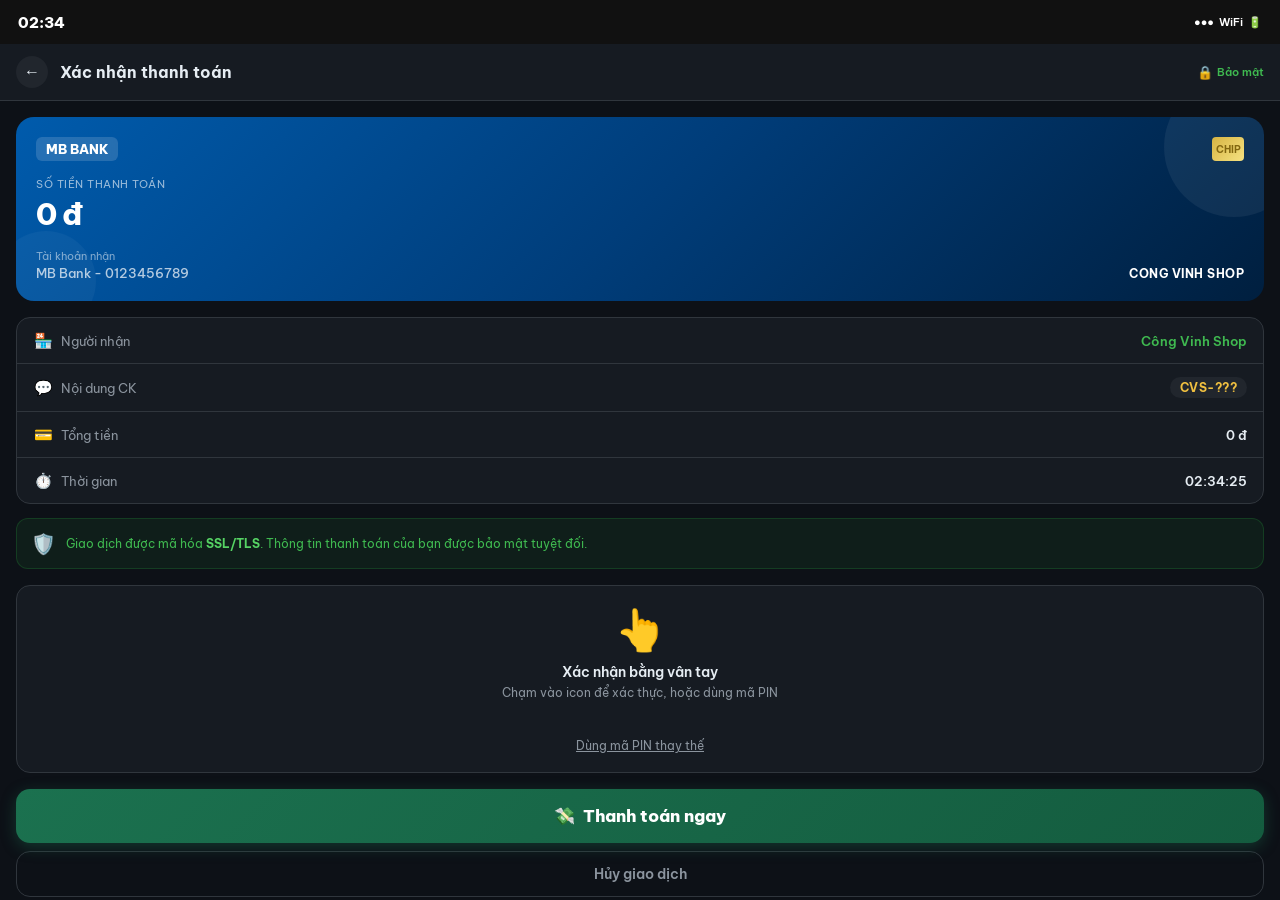
<file: mobile_checkout.html>
<!doctype html>
<html lang="vi">
<head>
  <meta charset="utf-8"/>
  <meta name="viewport" content="width=device-width,initial-scale=1,maximum-scale=1"/>
  <title>Thanh toán - Công Vinh Shop</title>
  <link href="https://fonts.googleapis.com/css2?family=Be+Vietnam+Pro:wght@400;500;600;700;800&display=swap" rel="stylesheet">
  <style>
    *,*::before,*::after{box-sizing:border-box;margin:0;padding:0}
    :root{
      --green:#1b714f;--green-light:#e8f5ef;--green-dark:#145c3f;
      --bg:#0d1117;--card:#161b22;--card2:#21262d;
      --border:#30363d;--text:#e6edf3;--muted:#8b949e;
      --accent:#238636;--accent-light:#2ea043;
    }
    html,body{height:100%;overflow-x:hidden}
    body{font-family:'Be Vietnam Pro',sans-serif;background:var(--bg);color:var(--text);min-height:100vh;display:flex;flex-direction:column}

    /* Status bar simulation */
    .statusbar{height:44px;background:#111;display:flex;align-items:center;justify-content:space-between;padding:0 18px;font-size:12px;font-weight:600;color:#fff;flex-shrink:0}
    .sb-time{font-size:15px;font-weight:800}
    .sb-icons{display:flex;gap:5px;align-items:center;font-size:11px}

    /* Top header */
    .topbar{background:var(--card);border-bottom:1px solid var(--border);padding:12px 16px;display:flex;align-items:center;gap:12px;flex-shrink:0}
    .topbar-back{width:32px;height:32px;border-radius:50%;background:var(--card2);display:flex;align-items:center;justify-content:center;cursor:pointer;font-size:16px;border:none;color:var(--text)}
    .topbar-title{font-size:16px;font-weight:700;flex:1}
    .topbar-secure{display:flex;align-items:center;gap:4px;font-size:11px;color:#3fb950;font-weight:600}
    .lock-icon{font-size:13px}

    /* Scrollable content */
    .content{flex:1;overflow-y:auto;padding:16px}

    /* Bank card */
    .bank-card{background:linear-gradient(135deg,#005bac 0%,#003d7a 50%,#001f3f 100%);border-radius:18px;padding:20px;margin-bottom:16px;position:relative;overflow:hidden}
    .bank-card::before{content:'';position:absolute;top:-40px;right:-40px;width:140px;height:140px;background:rgba(255,255,255,.06);border-radius:50%}
    .bank-card::after{content:'';position:absolute;bottom:-30px;left:-20px;width:100px;height:100px;background:rgba(255,255,255,.04);border-radius:50%}
    .bc-top{display:flex;align-items:center;justify-content:space-between;margin-bottom:16px}
    .bc-logo{font-size:13px;font-weight:800;color:#fff;background:rgba(255,255,255,.15);padding:4px 10px;border-radius:6px;backdrop-filter:blur(4px)}
    .bc-chip{width:32px;height:24px;background:linear-gradient(135deg,#d4af37,#f5e07a);border-radius:4px;display:flex;align-items:center;justify-content:center;font-size:10px;color:#7a5c00;font-weight:700}
    .bc-amount-label{font-size:11px;color:rgba(255,255,255,.6);margin-bottom:4px;letter-spacing:.5px;text-transform:uppercase}
    .bc-amount{font-size:30px;font-weight:800;color:#fff;letter-spacing:-1px}
    .bc-bottom{display:flex;align-items:flex-end;justify-content:space-between;margin-top:16px}
    .bc-account{font-size:13px;color:rgba(255,255,255,.7);font-weight:500}
    .bc-owner{font-size:12px;color:#fff;font-weight:700;letter-spacing:.5px;text-align:right}

    /* Info rows */
    .info-card{background:var(--card);border:1px solid var(--border);border-radius:14px;overflow:hidden;margin-bottom:14px}
    .info-row{display:flex;align-items:center;justify-content:space-between;padding:13px 16px;border-bottom:1px solid var(--border)}
    .info-row:last-child{border-bottom:none}
    .ir-label{display:flex;align-items:center;gap:8px;font-size:13px;color:var(--muted)}
    .ir-icon{font-size:15px;width:20px;text-align:center}
    .ir-val{font-size:13px;font-weight:600;color:var(--text);text-align:right;max-width:55%}
    .ir-val.green{color:#3fb950}
    .ir-val.note-tag{background:var(--card2);padding:3px 10px;border-radius:20px;font-size:12px;color:#f0c040;font-weight:700;letter-spacing:.5px}

    /* Security notice */
    .sec-notice{display:flex;align-items:center;gap:10px;background:rgba(35,134,54,.12);border:1px solid rgba(35,134,54,.3);border-radius:12px;padding:12px 14px;margin-bottom:16px}
    .sec-notice .icon{font-size:20px;flex-shrink:0}
    .sec-notice p{font-size:12px;color:#3fb950;line-height:1.5}
    .sec-notice p strong{color:#56d364}

    /* Confirm biometrics */
    .bio-section{background:var(--card);border:1px solid var(--border);border-radius:14px;padding:18px;margin-bottom:16px;text-align:center}
    .bio-icon{font-size:40px;margin-bottom:8px;cursor:pointer;user-select:none;transition:transform .2s;display:inline-block}
    .bio-icon:active{transform:scale(.9)}
    .bio-title{font-size:14px;font-weight:600;color:var(--text);margin-bottom:4px}
    .bio-sub{font-size:12px;color:var(--muted)}
    .bio-status{margin-top:10px;font-size:12px;color:var(--muted);height:20px}

    /* PIN pad */
    .pin-section{display:none;padding-bottom:4px}
    .pin-dots{display:flex;justify-content:center;gap:12px;margin-bottom:16px}
    .pin-dot{width:14px;height:14px;border-radius:50%;border:2px solid var(--border);background:transparent;transition:.2s}
    .pin-dot.filled{background:var(--accent-light);border-color:var(--accent-light)}
    .pinpad{display:grid;grid-template-columns:repeat(3,1fr);gap:10px}
    .pin-btn{background:var(--card2);border:1px solid var(--border);border-radius:12px;padding:16px;font-size:20px;font-weight:700;color:var(--text);cursor:pointer;text-align:center;transition:.15s;font-family:inherit;-webkit-tap-highlight-color:transparent}
    .pin-btn:active{background:#30363d;transform:scale(.95)}
    .pin-btn.special{font-size:13px;font-weight:600;color:var(--muted)}
    .pin-btn.del{font-size:18px}

    /* CTA button */
    .cta-wrap{padding:0 0 8px}
    .btn-pay{width:100%;padding:16px;background:linear-gradient(135deg,var(--green) 0%,var(--green-dark) 100%);color:#fff;border:none;border-radius:14px;font-size:17px;font-weight:800;cursor:pointer;font-family:inherit;display:flex;align-items:center;justify-content:center;gap:8px;transition:.2s;box-shadow:0 4px 15px rgba(27,113,79,.4)}
    .btn-pay:active{transform:scale(.97)}
    .btn-pay:disabled{background:#30363d;color:var(--muted);cursor:not-allowed;box-shadow:none}
    .btn-cancel-mobile{width:100%;padding:13px;background:transparent;color:var(--muted);border:1px solid var(--border);border-radius:14px;font-size:14px;font-weight:600;cursor:pointer;font-family:inherit;margin-top:8px}

    /* Processing overlay */
    .proc-overlay{display:none;position:fixed;inset:0;background:rgba(0,0,0,.7);z-index:100;align-items:center;justify-content:center;flex-direction:column;gap:16px}
    .proc-overlay.show{display:flex}
    .proc-spinner{width:56px;height:56px;border:4px solid rgba(255,255,255,.1);border-top-color:var(--accent-light);border-radius:50%;animation:spin .8s linear infinite}
    @keyframes spin{to{transform:rotate(360deg)}}
    .proc-text{font-size:15px;font-weight:600;color:#fff}

    /* Success screen */
    .success-screen{display:none;position:fixed;inset:0;background:var(--bg);z-index:200;flex-direction:column;align-items:center;justify-content:center;padding:32px 24px;text-align:center}
    .success-screen.show{display:flex}
    .ss-circle{width:100px;height:100px;border-radius:50%;background:rgba(35,134,54,.15);border:3px solid var(--accent-light);display:flex;align-items:center;justify-content:center;margin:0 auto 20px;animation:popIn .5s cubic-bezier(.34,1.56,.64,1)}
    @keyframes popIn{from{transform:scale(.5);opacity:0}to{transform:scale(1);opacity:1}}
    .ss-icon{font-size:50px}
    .ss-title{font-size:24px;font-weight:800;color:#56d364;margin-bottom:8px}
    .ss-sub{font-size:14px;color:var(--muted);line-height:1.6;margin-bottom:24px}
    .ss-detail{background:var(--card);border:1px solid var(--border);border-radius:14px;padding:14px 16px;width:100%;max-width:320px;margin-bottom:24px;text-align:left}
    .sd-row{display:flex;justify-content:space-between;font-size:13px;padding:5px 0;border-bottom:1px solid var(--border)}
    .sd-row:last-child{border-bottom:none}
    .sd-row span:first-child{color:var(--muted)}
    .sd-row span:last-child{font-weight:700;color:var(--text)}
    .ss-note{font-size:12px;color:var(--muted)}

    /* Ripple */
    .ripple{position:relative;overflow:hidden}
    .ripple::after{content:'';position:absolute;border-radius:50%;background:rgba(255,255,255,.15);width:100px;height:100px;transform:scale(0);animation:ripple .5s ease-out;pointer-events:none}
    @keyframes ripple{to{transform:scale(4);opacity:0}}
  </style>
</head>
<body>

<!-- Status bar -->
<div class="statusbar">
  <span class="sb-time" id="sbTime">9:41</span>
  <div class="sb-icons">
    <span>●●●</span>
    <span>WiFi</span>
    <span>🔋</span>
  </div>
</div>

<!-- Top bar -->
<div class="topbar">
  <button class="topbar-back" onclick="history.back()">←</button>
  <span class="topbar-title">Xác nhận thanh toán</span>
  <div class="topbar-secure"><span class="lock-icon">🔒</span> Bảo mật</div>
</div>

<!-- Scrollable content -->
<div class="content">

  <!-- Bank card -->
  <div class="bank-card">
    <div class="bc-top">
      <span class="bc-logo">MB BANK</span>
      <span class="bc-chip">CHIP</span>
    </div>
    <div class="bc-amount-label">Số tiền thanh toán</div>
    <div class="bc-amount" id="bcAmount">0 đ</div>
    <div class="bc-bottom">
      <div>
        <div style="font-size:11px;color:rgba(255,255,255,.5);margin-bottom:2px">Tài khoản nhận</div>
        <div class="bc-account" id="bcBank">MB Bank - 0123456789</div>
      </div>
      <div class="bc-owner" id="bcOwner">CONG VINH SHOP</div>
    </div>
  </div>

  <!-- Info rows -->
  <div class="info-card">
    <div class="info-row">
      <span class="ir-label"><span class="ir-icon">🏪</span> Người nhận</span>
      <span class="ir-val green" id="shopName">Công Vinh Shop</span>
    </div>
    <div class="info-row">
      <span class="ir-label"><span class="ir-icon">💬</span> Nội dung CK</span>
      <span class="ir-val note-tag" id="noteDisplay">CVS-...</span>
    </div>
    <div class="info-row">
      <span class="ir-label"><span class="ir-icon">💳</span> Tổng tiền</span>
      <span class="ir-val" id="totalDisplay" style="color:#e6edf3">0 đ</span>
    </div>
    <div class="info-row">
      <span class="ir-label"><span class="ir-icon">⏱️</span> Thời gian</span>
      <span class="ir-val" id="timeDisplay">--:--</span>
    </div>
  </div>

  <!-- Security -->
  <div class="sec-notice">
    <span class="icon">🛡️</span>
    <p>Giao dịch được mã hóa <strong>SSL/TLS</strong>. Thông tin thanh toán của bạn được bảo mật tuyệt đối.</p>
  </div>

  <!-- Biometrics / PIN -->
  <div class="bio-section">
    <div class="bio-icon" id="bioIcon" onclick="triggerBio()">👆</div>
    <div class="bio-title">Xác nhận bằng vân tay</div>
    <div class="bio-sub">Chạm vào icon để xác thực, hoặc dùng mã PIN</div>
    <div class="bio-status" id="bioStatus"></div>
    <button onclick="showPin()" style="margin-top:8px;background:none;border:none;color:var(--muted);font-size:12px;cursor:pointer;text-decoration:underline;font-family:inherit">Dùng mã PIN thay thế</button>
  </div>

  <!-- PIN pad (hidden by default) -->
  <div class="pin-section" id="pinSection">
    <div class="bio-title" style="text-align:center;margin-bottom:12px">Nhập mã PIN</div>
    <div class="pin-dots" id="pinDots">
      <div class="pin-dot"></div><div class="pin-dot"></div>
      <div class="pin-dot"></div><div class="pin-dot"></div>
      <div class="pin-dot"></div><div class="pin-dot"></div>
    </div>
    <div class="pinpad" id="pinpad">
      <button class="pin-btn" onclick="pinPress(1)">1</button>
      <button class="pin-btn" onclick="pinPress(2)">2</button>
      <button class="pin-btn" onclick="pinPress(3)">3</button>
      <button class="pin-btn" onclick="pinPress(4)">4</button>
      <button class="pin-btn" onclick="pinPress(5)">5</button>
      <button class="pin-btn" onclick="pinPress(6)">6</button>
      <button class="pin-btn" onclick="pinPress(7)">7</button>
      <button class="pin-btn" onclick="pinPress(8)">8</button>
      <button class="pin-btn" onclick="pinPress(9)">9</button>
      <button class="pin-btn special" onclick="showBio()">←vân tay</button>
      <button class="pin-btn" onclick="pinPress(0)">0</button>
      <button class="pin-btn del" onclick="pinDel()">⌫</button>
    </div>
  </div>

  <!-- CTA -->
  <div class="cta-wrap" id="ctaWrap" style="margin-top:14px">
    <button class="btn-pay ripple" id="payBtn" onclick="doPayment()">
      <span>💸</span> Thanh toán ngay
    </button>
    <button class="btn-cancel-mobile" onclick="history.back()">Hủy giao dịch</button>
  </div>

</div><!-- end content -->

<!-- Processing overlay -->
<div class="proc-overlay" id="procOverlay">
  <div class="proc-spinner"></div>
  <div class="proc-text" id="procText">Đang xử lý giao dịch...</div>
</div>

<!-- Success screen -->
<div class="success-screen" id="successScreen">
  <div class="ss-circle"><span class="ss-icon">✅</span></div>
  <div class="ss-title">Thanh toán thành công!</div>
  <div class="ss-sub">Giao dịch đã hoàn tất.<br>Cửa hàng đã nhận được thông báo.</div>
  <div class="ss-detail" id="ssDetail"></div>
  <div class="ss-note">Bạn có thể đóng trang này</div>
</div>

<script>
  function vnd(n){return parseInt(n||0).toLocaleString('vi-VN')+' đ'}

  // Clock
  function updateClock(){
    const now=new Date();
    document.getElementById('sbTime').textContent=now.getHours().toString().padStart(2,'0')+':'+now.getMinutes().toString().padStart(2,'0');
    document.getElementById('timeDisplay').textContent=now.toLocaleTimeString('vi-VN',{hour:'2-digit',minute:'2-digit',second:'2-digit'});
  }
  updateClock();setInterval(updateClock,1000);

  // Params
  const params=new URLSearchParams(location.search);
  const paymentId=params.get('paymentId')||'';
  const amount=parseInt((params.get('amount')||'0').replace(/\D/g,''))||0;
  const note=params.get('note')||'CVS-???';
  const shop=params.get('shop')||'Công Vinh Shop';
  const bank=params.get('bank')||'MB Bank - 0123456789';

  // Fill UI
  document.getElementById('bcAmount').textContent=vnd(amount);
  document.getElementById('bcBank').textContent=bank;
  document.getElementById('shopName').textContent=shop;
  document.getElementById('noteDisplay').textContent=note;
  document.getElementById('totalDisplay').textContent=vnd(amount);
  document.getElementById('bcOwner').textContent='CONG VINH SHOP';

  // Bio touch
  let bioUsed=false;
  function triggerBio(){
    if(bioUsed)return;
    const icon=document.getElementById('bioIcon');
    const status=document.getElementById('bioStatus');
    icon.style.filter='brightness(1.5)';
    status.style.color='#f0c040';
    status.textContent='🔍 Đang quét vân tay...';
    setTimeout(()=>{
      icon.textContent='✅';
      icon.style.filter='none';
      status.style.color='#56d364';
      status.textContent='✓ Xác thực thành công!';
      bioUsed=true;
      document.getElementById('payBtn').style.animation='pulse 1s ease 3';
    },1200);
  }

  // PIN
  let pin='';
  function showPin(){document.getElementById('pinSection').style.display='block';document.getElementById('bioIcon').closest('.bio-section').style.display='none'}
  function showBio(){document.getElementById('pinSection').style.display='none';document.getElementById('bioIcon').closest('.bio-section').style.display='block'}
  function pinPress(d){
    if(pin.length>=6)return;
    pin+=d.toString();
    updateDots();
    if(pin.length===6){setTimeout(()=>{bioUsed=true;document.getElementById('bioStatus').textContent='✓ PIN đúng!'},300)}
  }
  function pinDel(){pin=pin.slice(0,-1);updateDots()}
  function updateDots(){
    document.querySelectorAll('.pin-dot').forEach((el,i)=>{
      el.classList.toggle('filled',i<pin.length);
    });
  }

  // Payment
  function doPayment(){
    const btn=document.getElementById('payBtn');
    btn.disabled=true;
    const proc=document.getElementById('procOverlay');
    proc.classList.add('show');

    const steps=['Đang kết nối ngân hàng...','Xác thực giao dịch...','Gửi thông báo cửa hàng...','Hoàn tất!'];
    let i=0;
    const t=setInterval(()=>{
      if(i<steps.length){document.getElementById('procText').textContent=steps[i];i++}
      else{clearInterval(t);finishPayment()}
    },700);
  }

  function finishPayment(){
    // Notify desktop tab via BroadcastChannel
    try{
      const bc=new BroadcastChannel('cvshop_pay_'+paymentId);
      bc.postMessage({type:'paid',paymentId,amount});
      bc.close();
    }catch(e){}

    // Fallback via localStorage
    try{
      localStorage.setItem('cvshop_paid_'+paymentId,JSON.stringify({paid:true,amount,ts:Date.now()}));
      setTimeout(()=>{try{localStorage.removeItem('cvshop_paid_'+paymentId)}catch(e){}},5000);
    }catch(e){}

    // Show success
    document.getElementById('procOverlay').classList.remove('show');
    const ss=document.getElementById('successScreen');
    ss.classList.add('show');

    const tx='TXN'+Date.now().toString(36).toUpperCase();
    document.getElementById('ssDetail').innerHTML=`
      <div class="sd-row"><span>Mã GD</span><span>${tx}</span></div>
      <div class="sd-row"><span>Số tiền</span><span style="color:#56d364">${vnd(amount)}</span></div>
      <div class="sd-row"><span>Nội dung</span><span>${note}</span></div>
      <div class="sd-row"><span>Người nhận</span><span>${shop}</span></div>
      <div class="sd-row"><span>Thời gian</span><span>${new Date().toLocaleString('vi-VN')}</span></div>
      <div class="sd-row"><span>Trạng thái</span><span style="color:#56d364">✅ Thành công</span></div>
    `;
  }
</script>
</body>
</html>
</file>
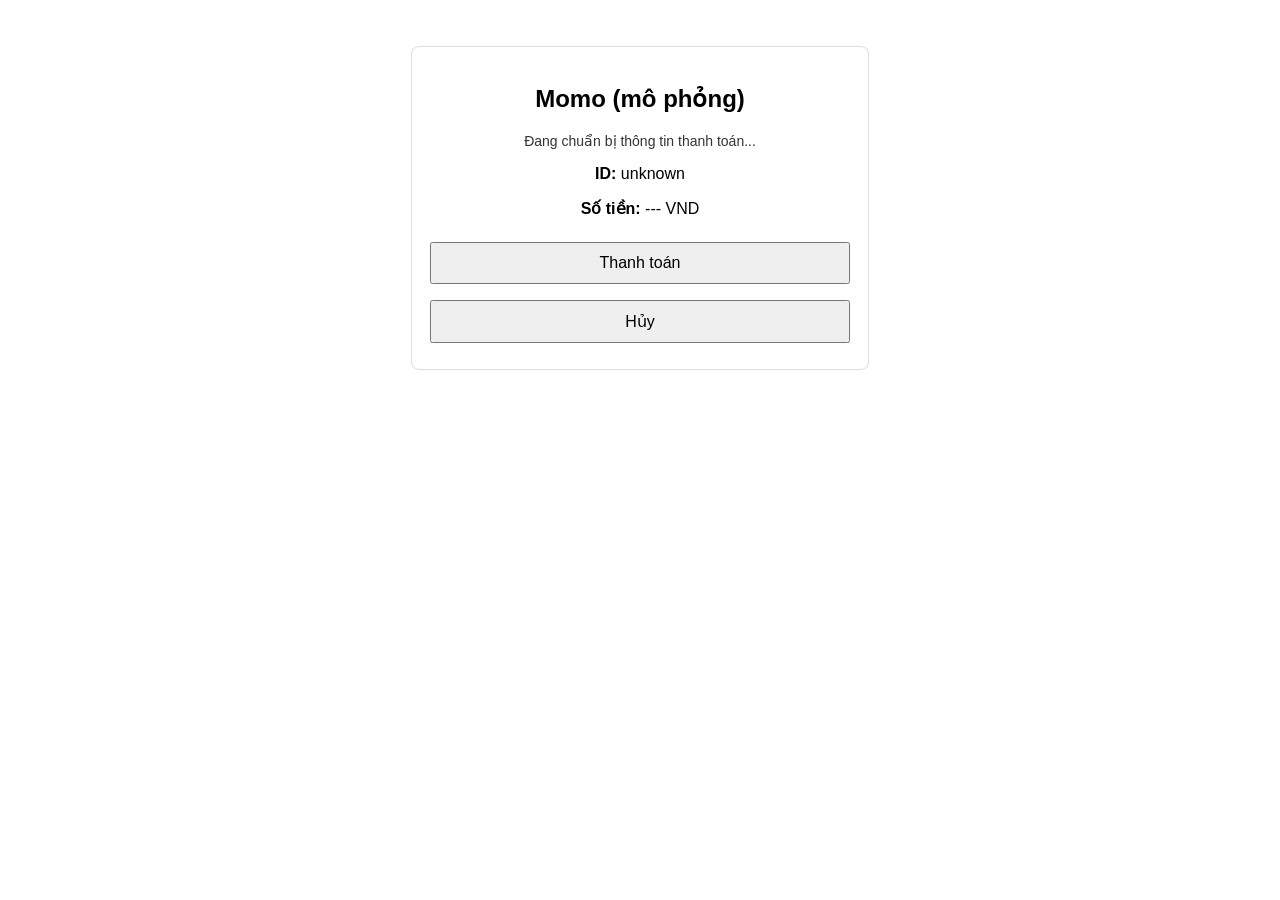
<file: momo_pay.html>
<!doctype html>
<html lang="vi">
<head>
  <meta charset="utf-8" />
  <meta name="viewport" content="width=device-width,initial-scale=1" />
  <title>Momo - Thanh toán</title>
  <style>
    body{font-family:Arial,Helvetica,sans-serif;padding:18px}
    .card{max-width:420px;margin:20px auto;padding:18px;border:1px solid #ddd;border-radius:8px;text-align:center}
    button{width:100%;padding:10px;margin:8px 0;font-size:16px}
    .small{font-size:14px;color:#333}
  </style>
</head>
<body>
  <div class="card">
    <h2>Momo (mô phỏng)</h2>
    <p class="small">Đang chuẩn bị thông tin thanh toán...</p>
    <div id="info"></div>
    <button id="pay">Thanh toán</button>
    <button id="cancel">Hủy</button>
  </div>

  <script>
    function qp(){return new URLSearchParams(location.search)}
    const q = qp()
    const paymentId = q.get('paymentId') || 'unknown'
    const amount = q.get('amount') || ''
    const returnUrl = q.get('returnUrl') || ''

    const info = document.getElementById('info')
    info.innerHTML = '<p><strong>ID:</strong> ' + paymentId + '</p><p><strong>Số tiền:</strong> ' + (amount || '---') + ' VND</p>'

    document.getElementById('pay').addEventListener('click', ()=>{
      if(!returnUrl){
        alert('Không có returnUrl. Thanh toán giả lập hoàn tất.')
        return
      }
      const sep = returnUrl.includes('?') ? '&' : '?'
      const url = returnUrl + sep + 'status=success&paymentId=' + encodeURIComponent(paymentId) + '&time=' + Date.now()
      // Redirect back to merchant (mô phỏng hành vi app thanh toán)
      location.href = url
    })

    document.getElementById('cancel').addEventListener('click', ()=>{
      alert('Thanh toán đã hủy')
    })
  </script>
</body>
</html>
</file>
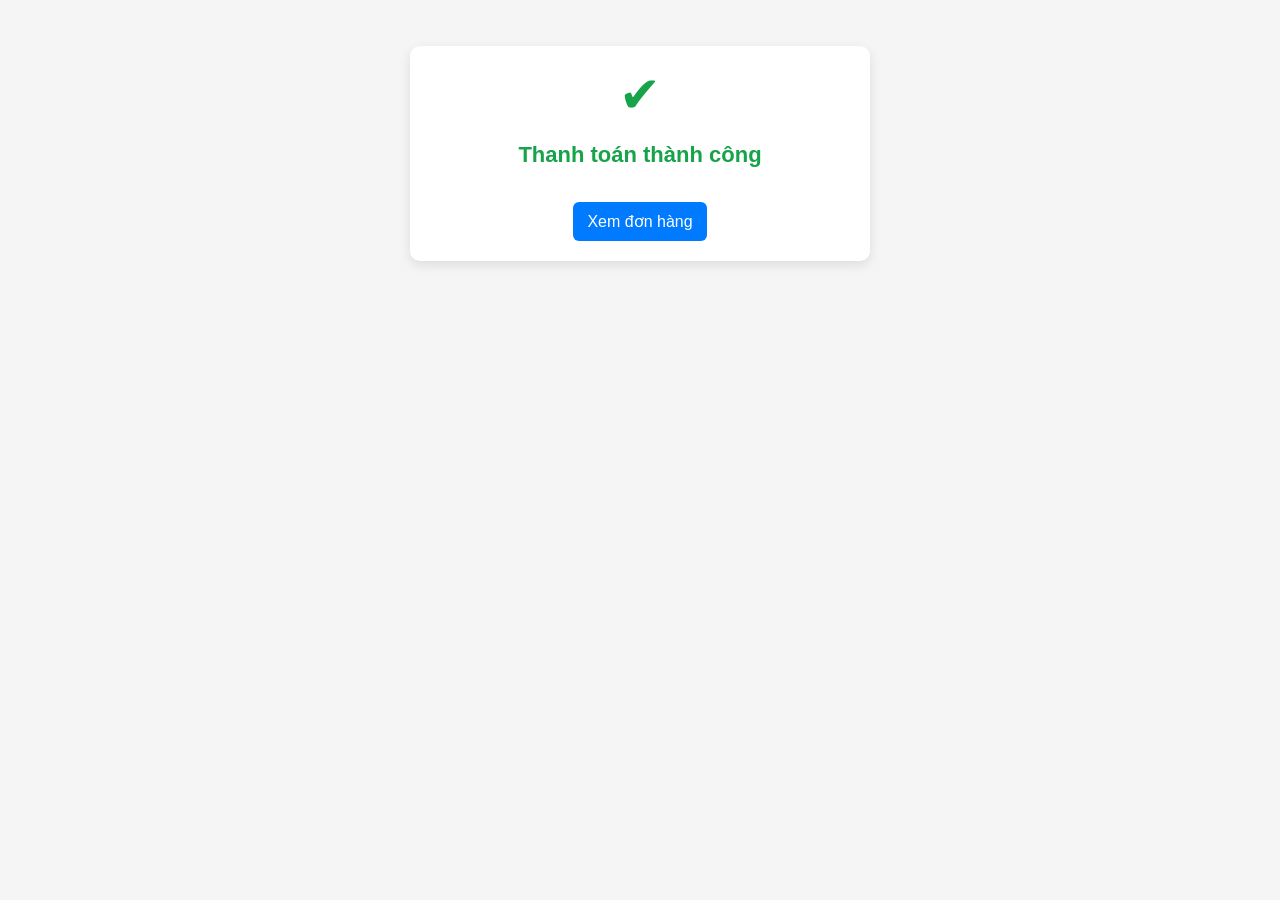
<file: payment-success.html>
<!doctype html>
<html lang="vi">
<head>
  <meta charset="utf-8" />
  <meta name="viewport" content="width=device-width,initial-scale=1" />
  <title>Thanh toán thành công</title>

  <style>
    body {
      font-family: Arial, Helvetica, sans-serif;
      padding: 18px;
      background: #f5f5f5;
    }

    .card {
      max-width: 420px;
      margin: 20px auto;
      padding: 20px;
      border-radius: 10px;
      background: #ffffff;
      box-shadow: 0 4px 12px rgba(0,0,0,0.1);
      text-align: center;
    }

    .ok {
      color: #16a34a;
      font-weight: bold;
      font-size: 22px;
    }

    .button {
      display: inline-block;
      margin-top: 15px;
      padding: 10px 14px;
      border-radius: 6px;
      background: #007bff;
      color: #fff;
      text-decoration: none;
    }

    .success-icon {
      font-size: 50px;
      color: #16a34a;
    }

    #details {
      text-align: left;
      margin-top: 15px;
    }
  </style>
</head>

<body>

  <div class="card">
    <div class="success-icon">✔</div>
    <h2 class="ok">Thanh toán thành công</h2>

    <div id="details"></div>

    <a class="button" href="index.html#order-history">Xem đơn hàng</a>
  </div>

  <!-- 🔥 QUAN TRỌNG: PHẢI CÓ SCRIPT -->
  <script>

    // 🔥 XÓA GIỎ HÀNG NGAY KHI VÀO TRANG
    function clearCart() {
      localStorage.removeItem("cart");

      const user = JSON.parse(localStorage.getItem("currentuser") || "{}");
      if (user.cart) {
        user.cart = [];
        localStorage.setItem("currentuser", JSON.stringify(user));
      }
    }

    function vnd(n) {
      return parseInt(n || 0).toLocaleString('vi-VN') + ' đ';
    }

    function getProductTitle(id) {
      const products = JSON.parse(localStorage.getItem('products') || '[]');
      const product = products.find(item => item.id == id);
      return product ? product.title : 'Sản phẩm';
    }

    function renderItems(items) {
      if (!items || !items.length) return '';

      return `
        <div style="margin-top:15px;padding:12px;border:1px solid #ddd;border-radius:8px;">
          <h3>Chi tiết đơn hàng</h3>
          ${items.map(item => `
            <div style="margin-bottom:10px">
              <strong>${getProductTitle(item.id)}</strong><br>
              Số lượng: ${item.soluong}
            </div>
          `).join('')}
        </div>
      `;
    }

    // 🔥 LẤY PARAM
    const params = new URLSearchParams(location.search);
    const id = params.get("paymentId");

    const details = document.getElementById("details");

    if (id) {
      clearCart(); // 🔥 FIX CHÍNH

      const pending = JSON.parse(localStorage.getItem("pendingPaymentOrder") || "null");

      if (pending) {
        details.innerHTML = `
          <p><strong>Mã thanh toán:</strong> ${id}</p>
          <p><strong>Tên người nhận:</strong> ${pending.tennguoinhan}</p>
          <p><strong>SĐT:</strong> ${pending.sdtnhan}</p>
          <p><strong>Địa chỉ:</strong> ${pending.diachinhan}</p>
          ${renderItems(pending.cart || [pending.product])}
        `;

        // Xóa đơn chờ
        localStorage.removeItem("pendingPaymentOrder");
      }
    }

    // 🔥 TỰ CHUYỂN TRANG
    setTimeout(() => {
      window.location.href = "index.html#order-history";
    }, 3000);

  </script>

</body>
</html>
</file>
